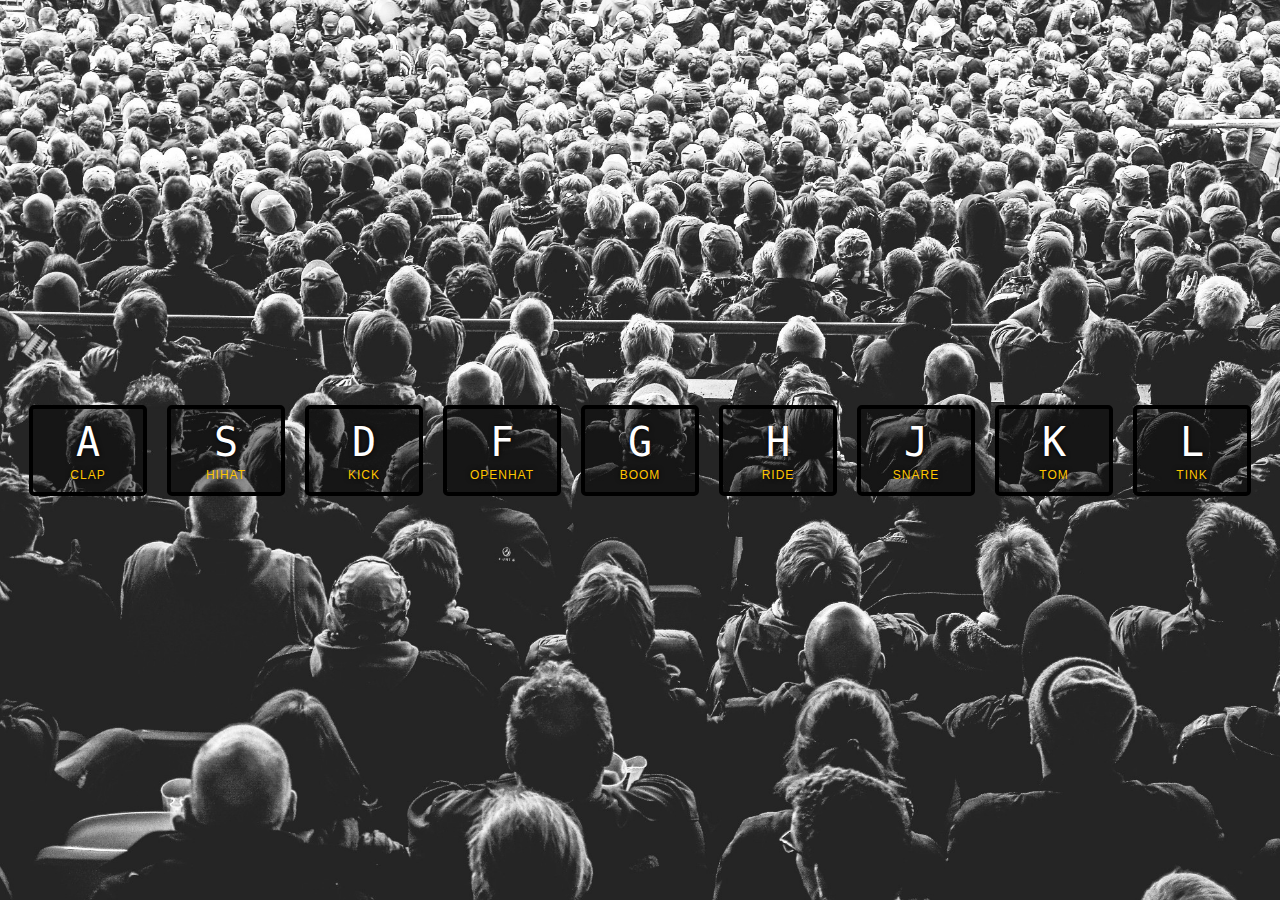
<file: 01 - JavaScript Drum Kit/index.html>
<!DOCTYPE html>
<html lang="en">
  <head>
    <meta charset="UTF-8" />
    <title>JS Drum Kit</title>
    <link rel="stylesheet" href="style.css" />
    <script type="text/javascript" src="./JS/main.js"></script>
  </head>
  <body class="body">
    <div class="keys">
      <div data-key="65" class="key">
        <kbd>A</kbd>
        <span class="sound">clap</span>
      </div>
      <div data-key="83" class="key">
        <kbd>S</kbd>
        <span class="sound">hihat</span>
      </div>
      <div data-key="68" class="key">
        <kbd>D</kbd>
        <span class="sound">kick</span>
      </div>
      <div data-key="70" class="key">
        <kbd>F</kbd>
        <span class="sound">openhat</span>
      </div>
      <div data-key="71" class="key">
        <kbd>G</kbd>
        <span class="sound">boom</span>
      </div>
      <div data-key="72" class="key">
        <kbd>H</kbd>
        <span class="sound">ride</span>
      </div>
      <div data-key="74" class="key">
        <kbd>J</kbd>
        <span class="sound">snare</span>
      </div>
      <div data-key="75" class="key">
        <kbd>K</kbd>
        <span class="sound">tom</span>
      </div>
      <div data-key="76" class="key">
        <kbd>L</kbd>
        <span class="sound">tink</span>
      </div>
    </div>

    <audio class="audio" data-key="83" src="sounds/hihat.wav"></audio>
    <audio class="audio" data-key="65" src="sounds/clap.wav"></audio>
    <audio class="audio" data-key="68" src="sounds/kick.wav"></audio>
    <audio class="audio" data-key="70" src="sounds/openhat.wav"></audio>
    <audio class="audio" data-key="71" src="sounds/boom.wav"></audio>
    <audio class="audio" data-key="72" src="sounds/ride.wav"></audio>
    <audio class="audio" data-key="74" src="sounds/snare.wav"></audio>
    <audio class="audio" data-key="75" src="sounds/tom.wav"></audio>
    <audio class="audio" data-key="76" src="sounds/tink.wav"></audio>
  </body>
</html>
</file>
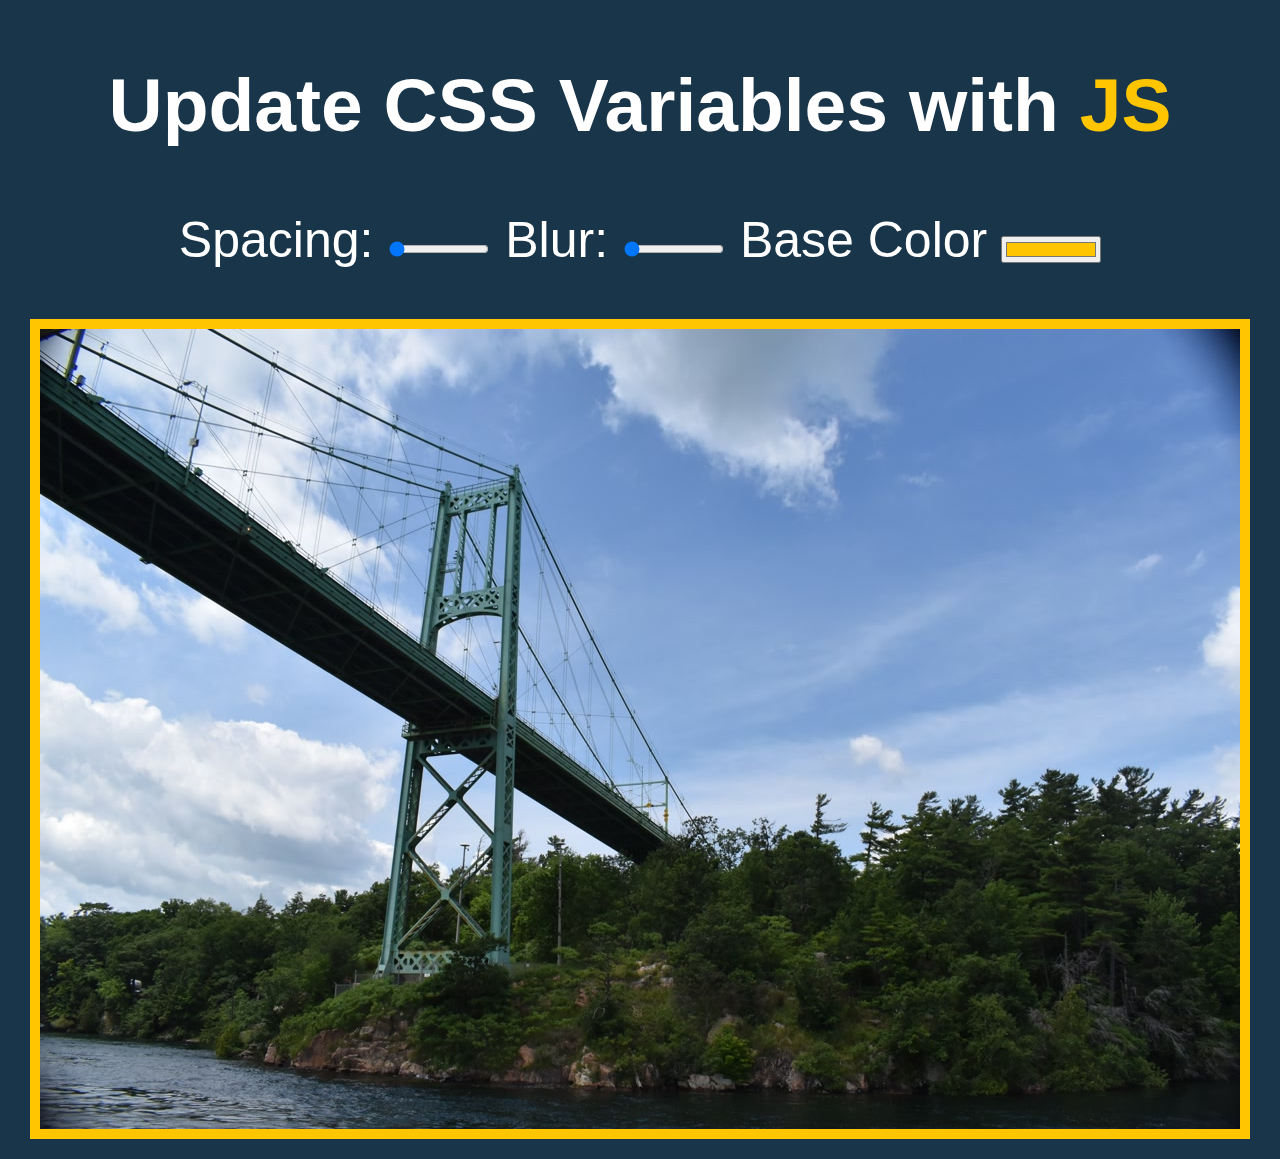
<file: 03 - CSS Variables/index.html>
<!DOCTYPE html>
<html lang="en">
  <head>
    <meta charset="UTF-8" />
    <title>Scoped CSS Variables and JS</title>
    <link rel="stylesheet" href="./Style/main.css" />
  </head>
  <body>
    <h2>Update CSS Variables with <span class="title">JS</span></h2>

    <div class="controls">
      <label for="spacing">Spacing:</label>
      <input
        class="input"
        id="spacing"
        type="range"
        name="spacing"
        min="10"
        max="200"
        value="10"
        data-sizing="px"
      />

      <label for="blur">Blur:</label>
      <input
        class="input"
        id="blur"
        type="range"
        name="blur"
        min="0"
        max="25"
        value="0"
        data-sizing="px"
      />

      <label for="base">Base Color</label>
      <input id="base" class="input" type="color" name="base" value="#ffc600" />
    </div>

    <img class="img" src="./images/DSC_0357.jfif" />
    <script type="text/javascript" src="./JS/main.js"></script>
  </body>
</html>
</file>
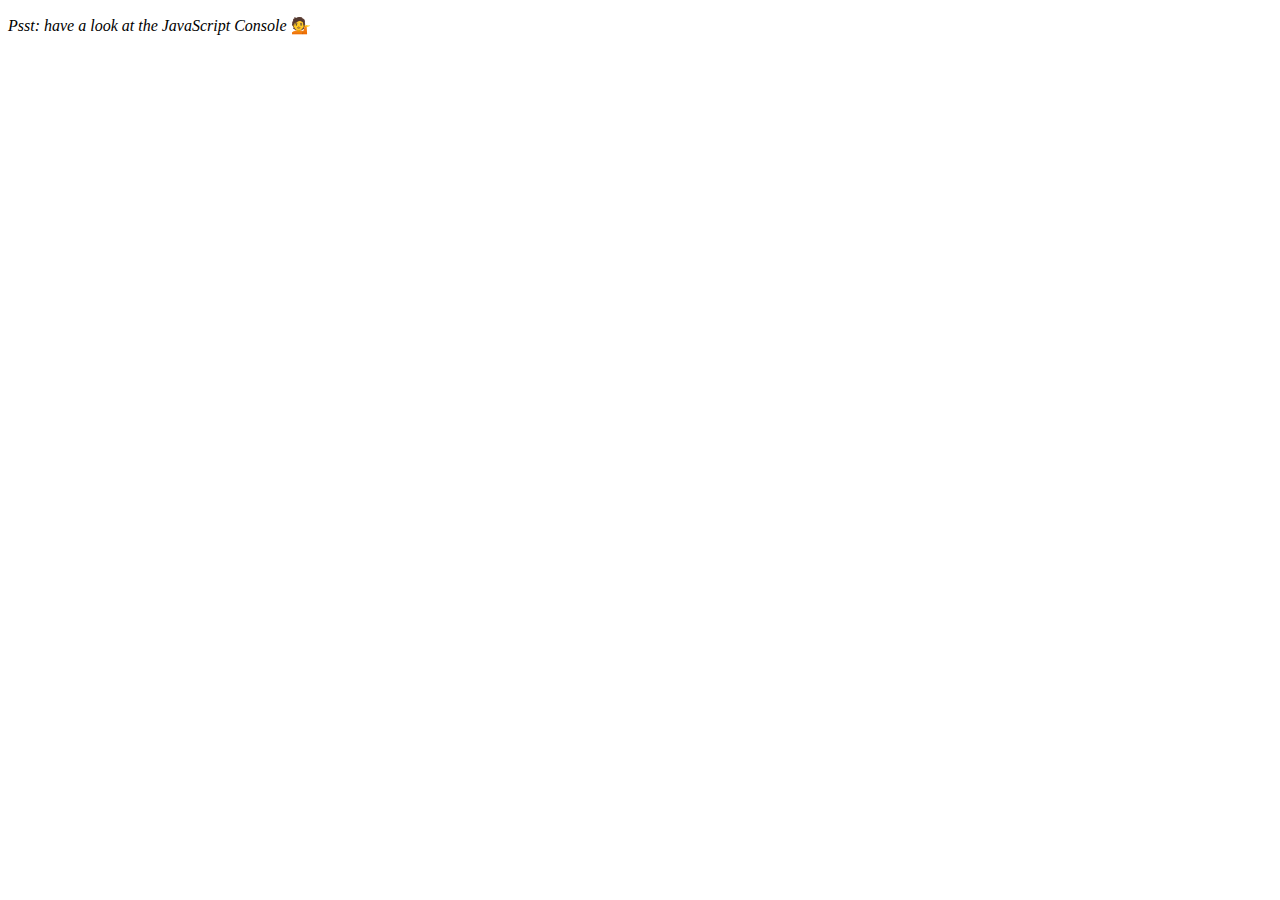
<file: 04 - Array Cardio Day 1/index.html>
<!DOCTYPE html>
<html lang="en">
  <head>
    <meta charset="UTF-8" />
    <title>Array Cardio 💪</title>
  </head>
  <body>
    <p><em>Psst: have a look at the JavaScript Console</em> 💁</p>
    <script type="text/javascript" src="./JS/main.js"></script>
  </body>
</html>
</file>
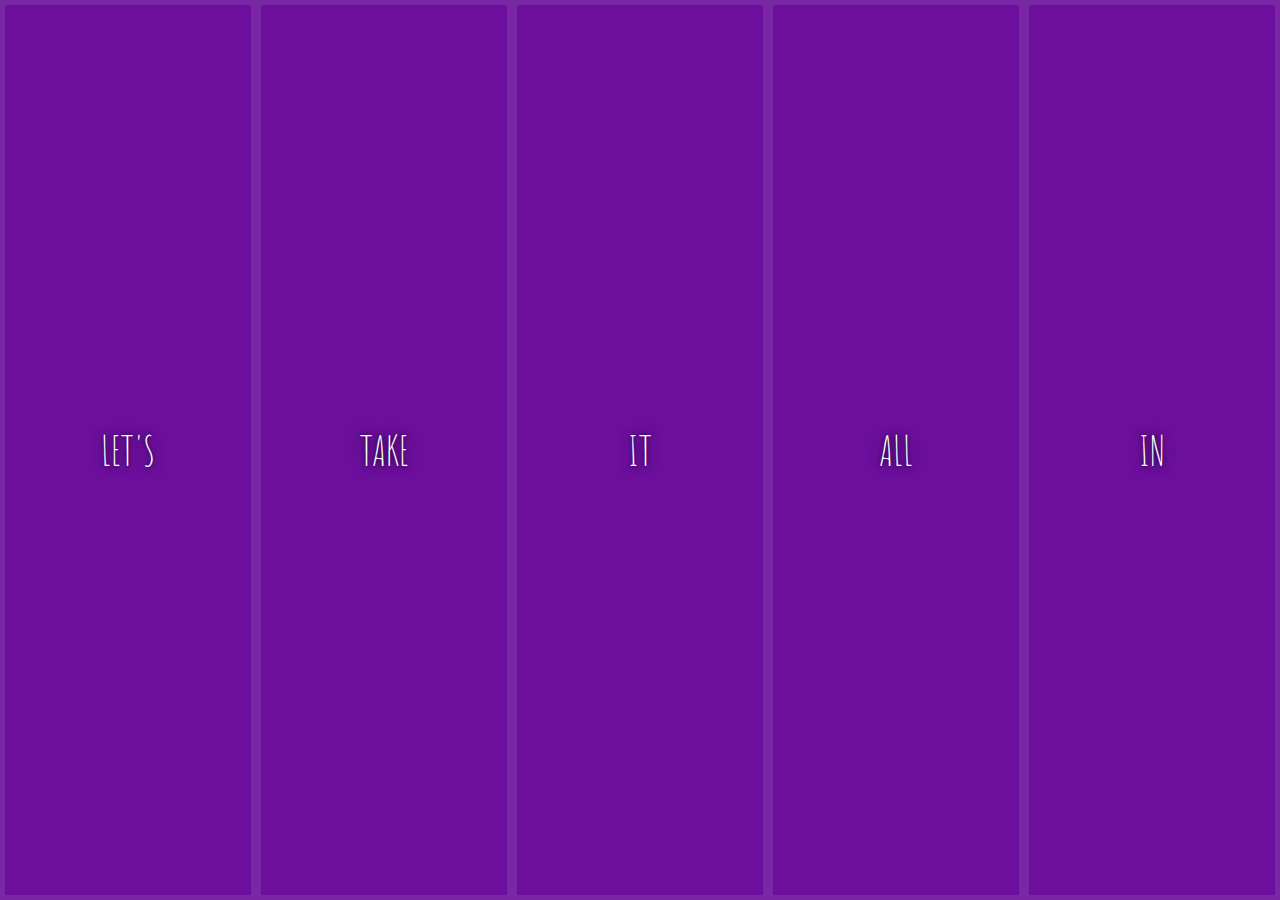
<file: 05 - Flex Panel Gallery/index.html>
<!DOCTYPE html>
<html lang="en">
  <head>
    <meta charset="UTF-8" />
    <title>Flex Panels 💪</title>
    <link
      href="https://fonts.googleapis.com/css?family=Amatic+SC"
      rel="stylesheet"
      type="text/css"
    />
    <link rel="stylesheet" href="./Style/main.css" />
  </head>
  <body>
    <div class="panels">
      <div class="panel panel1">
        <p>Hey</p>
        <p class="text">Let's</p>
        <p class="text">Dance</p>
      </div>
      <div class="panel panel2">
        <p>Give</p>
        <p>Take</p>
        <p>Receive</p>
      </div>
      <div class="panel panel3">
        <p>Experience</p>
        <p>It</p>
        <p>Today</p>
      </div>
      <div class="panel panel4">
        <p>Give</p>
        <p>All</p>
        <p>You can</p>
      </div>
      <div class="panel panel5">
        <p>Life</p>
        <p>In</p>
        <p>Motion</p>
      </div>
    </div>
    <script type="text/javascript" src="./JS/main.js"></script>
  </body>
</html>
</file>
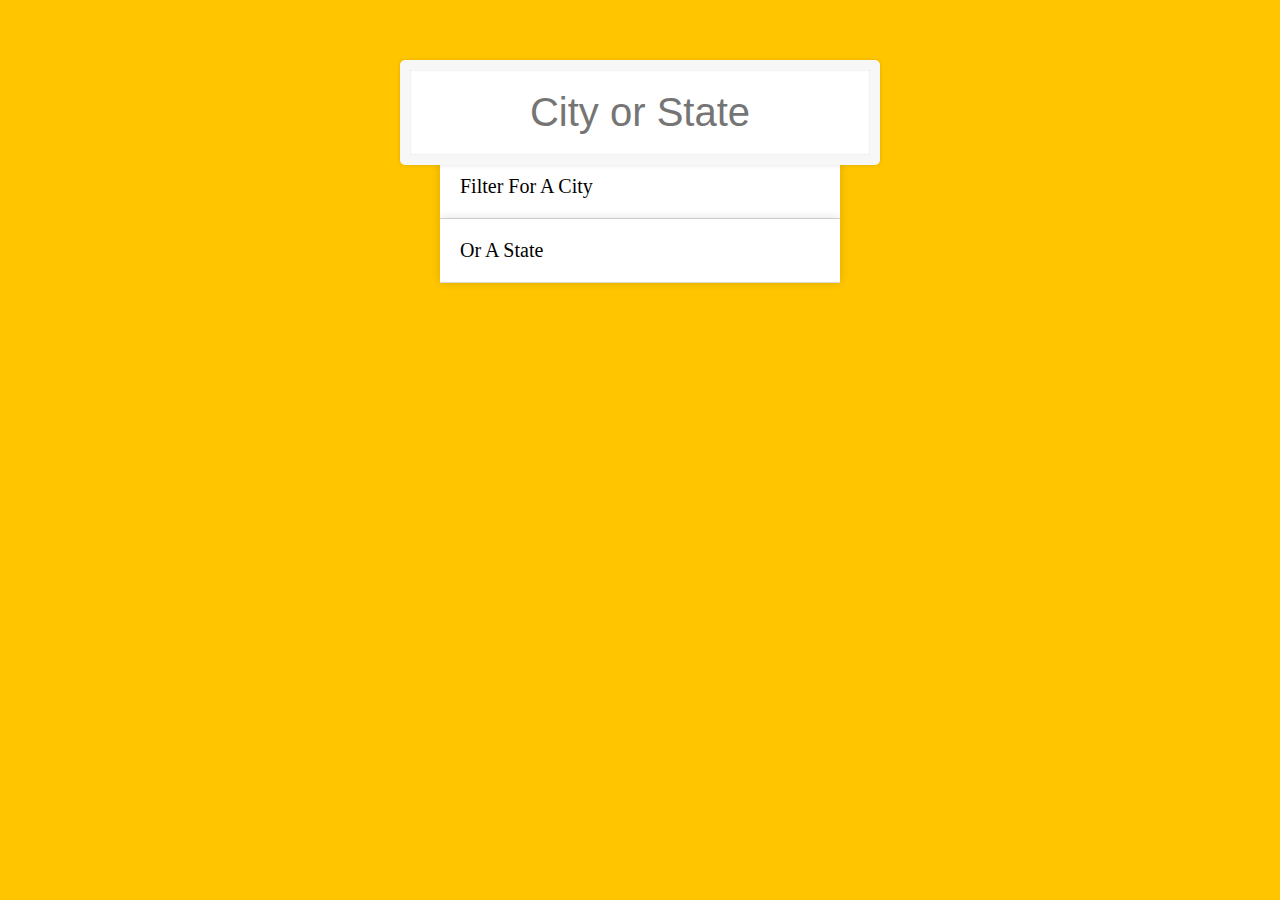
<file: 06 - Type Ahead/index.html>
<!DOCTYPE html>
<html lang="en">
  <head>
    <meta charset="UTF-8" />
    <title>Type Ahead 👀</title>
    <link rel="stylesheet" href="./Styles/style.css" />
  </head>
  <body>
    <form class="search-form">
      <input type="text" class="search" placeholder="City or State" />
      <ul class="suggestions">
        <li>Filter for a city</li>
        <li>or a state</li>
      </ul>
    </form>
    <script type="text/javascript" src="JS/main.js"></script>
  </body>
</html>
</file>
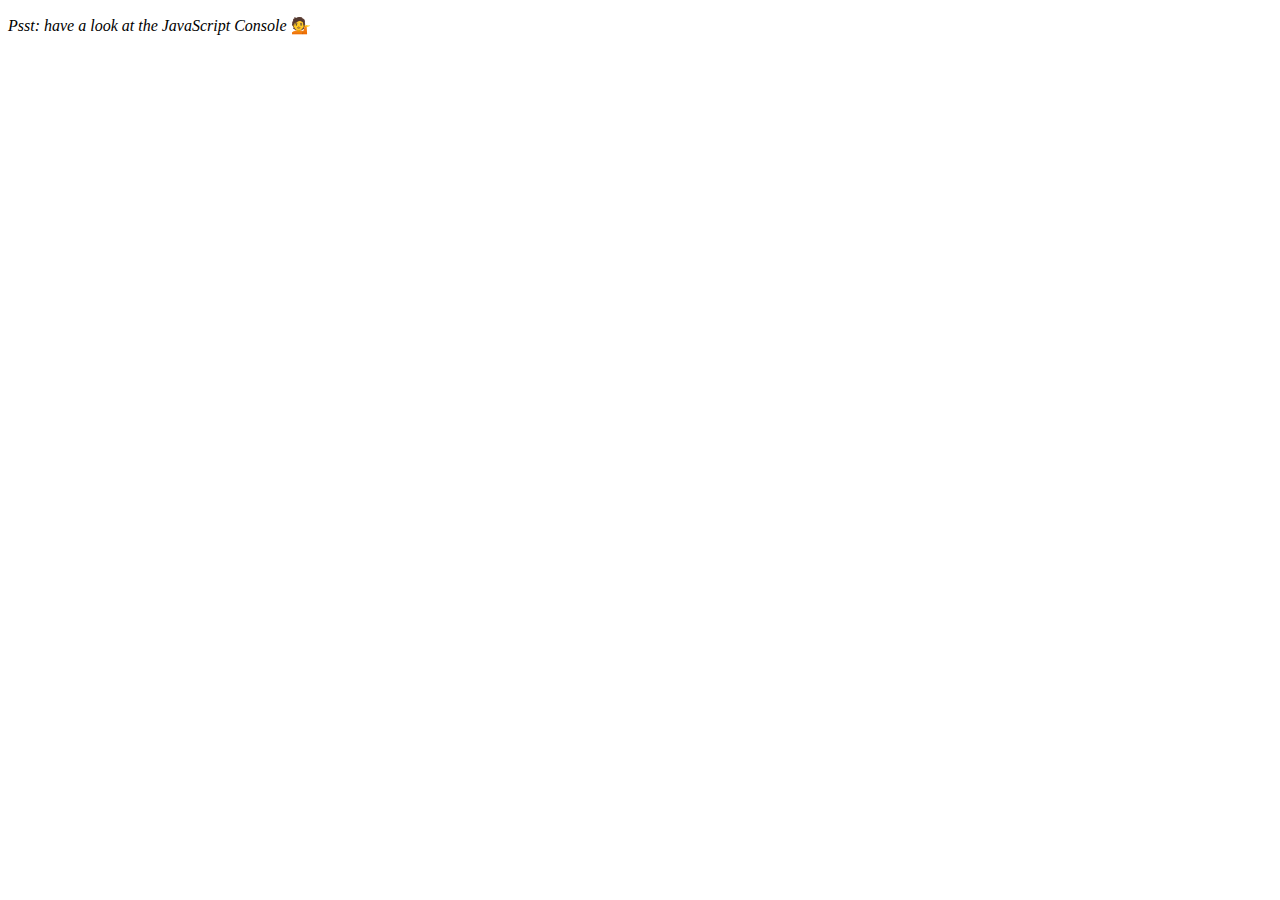
<file: 07-Array Cardio Day 2/index.html>
<!DOCTYPE html>
<html lang="en">
  <head>
    <meta charset="UTF-8" />
    <title>Array Cardio 💪💪</title>
  </head>
  <body>
    <p><em>Psst: have a look at the JavaScript Console</em> 💁</p>
    <script type="text/javascript" src="./JS/main.js"></script>
  </body>
</html>
</file>
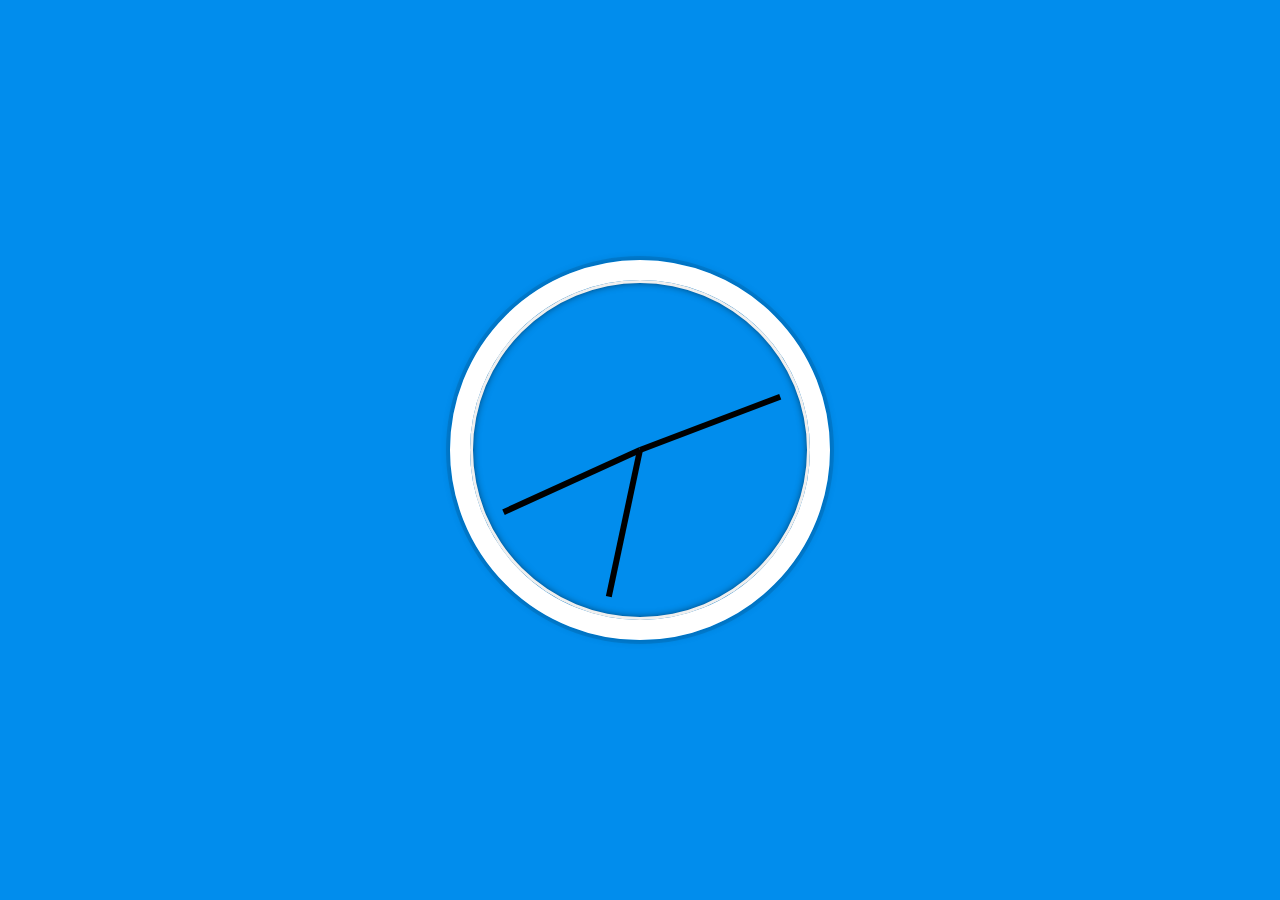
<file: 02 - JS and CSS Clock/index-FINISHED.html>
<!DOCTYPE html>
<html lang="en">
<head>
  <meta charset="UTF-8">
  <title>JS + CSS Clock</title>
</head>
<body>


    <div class="clock">
      <div class="clock-face">
        <div class="hand hour-hand"></div>
        <div class="hand min-hand"></div>
        <div class="hand second-hand"></div>
      </div>
    </div>


  <style>
    html {
      background: #018DED url(https://unsplash.it/1500/1000?image=881&blur=5);
      background-size: cover;
      font-family: 'helvetica neue';
      text-align: center;
      font-size: 10px;
    }

    body {
      margin: 0;
      font-size: 2rem;
      display: flex;
      flex: 1;
      min-height: 100vh;
      align-items: center;
    }

    .clock {
      width: 30rem;
      height: 30rem;
      border: 20px solid white;
      border-radius: 50%;
      margin: 50px auto;
      position: relative;
      padding: 2rem;
      box-shadow:
        0 0 0 4px rgba(0,0,0,0.1),
        inset 0 0 0 3px #EFEFEF,
        inset 0 0 10px black,
        0 0 10px rgba(0,0,0,0.2);
    }

    .clock-face {
      position: relative;
      width: 100%;
      height: 100%;
      transform: translateY(-3px); /* account for the height of the clock hands */
    }

    .hand {
      width: 50%;
      height: 6px;
      background: black;
      position: absolute;
      top: 50%;
      transform-origin: 100%;
      transform: rotate(90deg);
      transition: all 0.05s;
      transition-timing-function: cubic-bezier(0.1, 2.7, 0.58, 1);
    }
</style>

<script>
  const secondHand = document.querySelector('.second-hand');
  const minsHand = document.querySelector('.min-hand');
  const hourHand = document.querySelector('.hour-hand');

  function setDate() {
    const now = new Date();

    const seconds = now.getSeconds();
    const secondsDegrees = ((seconds / 60) * 360) + 90;
    secondHand.style.transform = `rotate(${secondsDegrees}deg)`;

    const mins = now.getMinutes();
    const minsDegrees = ((mins / 60) * 360) + ((seconds/60)*6) + 90;
    minsHand.style.transform = `rotate(${minsDegrees}deg)`;

    const hour = now.getHours();
    const hourDegrees = ((hour / 12) * 360) + ((mins/60)*30) + 90;
    hourHand.style.transform = `rotate(${hourDegrees}deg)`;
  }

  setInterval(setDate, 1000);

  setDate();

</script>
</body>
</html>
</file>
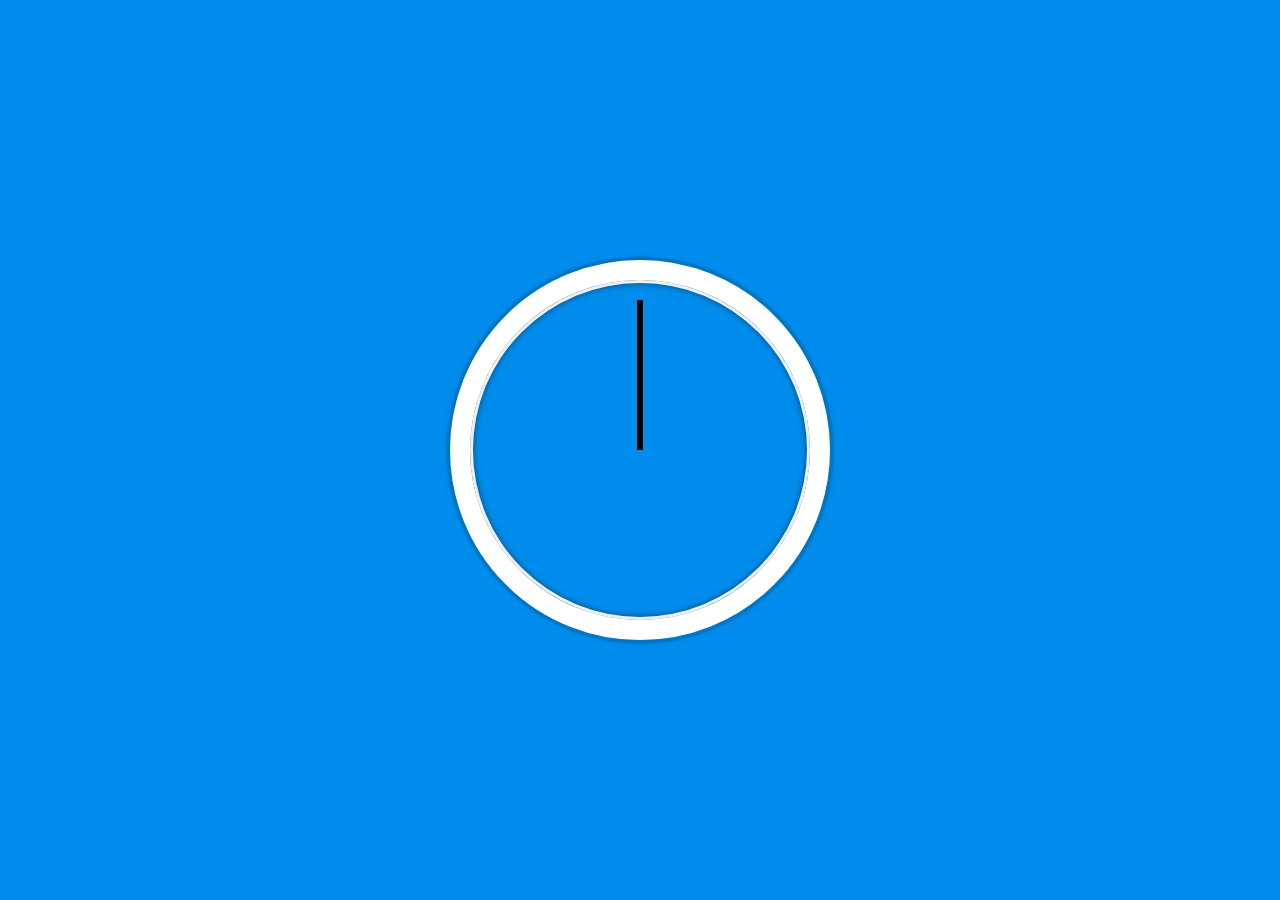
<file: 02 - JS and CSS Clock/index-START.html>
<!DOCTYPE html>
<html lang="en">
  <head>
    <meta charset="UTF-8" />
    <title>JS + CSS Clock</title>
    <link rel="stylesheet" href="./Styles/main.css" />
    <script type="text/javascript" src="./JS/main.js"></script>

    <script></script>
  </head>
  <body>
    <div class="clock">
      <div class="clock-face">
        <div class="hand hour-hand"></div>
        <div class="hand min-hand"></div>
        <div class="hand second-hand"></div>
      </div>
    </div>
  </body>
</html>
</file>
<file: 01 - JavaScript Drum Kit/style.css>
html {
  font-size: 10px;
  background: url("./background.jpg") bottom center;
  background-size: cover;
}

.body {
  margin: 0;
  padding: 0;
  font-family: sans-serif;
}

.keys {
  display: flex;
  flex: 1;
  min-height: 100vh;
  align-items: center;
  justify-content: center;
}

.key {
  border: 0.4rem solid black;
  border-radius: 0.5rem;
  margin: 1rem;
  font-size: 1.5rem;
  padding: 1rem 0.5rem;
  transition: all 0.07s ease;
  width: 10rem;
  text-align: center;
  color: white;
  background: rgba(0, 0, 0, 0.4);
  text-shadow: 0 0 0.5rem black;
}

.playing {
  transform: scale(1.1);
  border-color: #ffc600;
  box-shadow: 0 0 1rem #ffc600;
}

kbd {
  display: block;
  font-size: 4rem;
}

.sound {
  font-size: 1.2rem;
  text-transform: uppercase;
  letter-spacing: 0.1rem;
  color: #ffc600;
}
</file>
<file: 03 - CSS Variables/Style/main.css>
/*
  misc styles, nothing to do with CSS variables
*/
/*Variable definition with CSS, not SASS*/
:root {
  --base: #ffc600;
  --spacing: 10px;
  --blur: 0px;
}

.img {
  padding: var(--spacing);
  background: var(--base);
  filter: blur(var(--blur));
}
.title {
  color: var(--base);
}

body {
  text-align: center;
  background: #193549;
  color: white;
  font-family: "helvetica neue", sans-serif;
  font-weight: 100;
  font-size: 50px;
}

.controls {
  margin-bottom: 50px;
}

input {
  width: 100px;
}
</file>
<file: 05 - Flex Panel Gallery/Style/main.css>
html {
  box-sizing: border-box;
  background: #ffc600;
  font-family: "helvetica neue";
  font-size: 20px;
  font-weight: 200;
}

body {
  margin: 0;
}

*,
*:before,
*:after {
  box-sizing: inherit;
}

.panels {
  min-height: 100vh;
  overflow: hidden;
  display: flex;
}

.panel {
  background: #6b0f9c;
  box-shadow: inset 0 0 0 5px rgba(255, 255, 255, 0.1);
  color: white;
  text-align: center;
  align-items: center;
  /* Safari transitionend event.propertyName === flex */
  /* Chrome + FF transitionend event.propertyName === flex-grow */
  transition: font-size 0.7s cubic-bezier(0.61, -0.19, 0.7, -0.11),
    flex 0.7s cubic-bezier(0.61, -0.19, 0.7, -0.11), background 0.2s;
  font-size: 20px;
  background-size: cover;
  background-position: center;
  flex: 1;
  display: flex;
  flex-direction: column;
  justify-content: center;
  align-items: center;
}

.panel1 {
  background-image: url(https://source.unsplash.com/gYl-UtwNg_I/1500x1500);
}
.panel2 {
  background-image: url(https://source.unsplash.com/rFKUFzjPYiQ/1500x1500);
}
.panel3 {
  background-image: url(https://images.unsplash.com/photo-1465188162913-8fb5709d6d57?ixlib=rb-0.3.5&q=80&fm=jpg&crop=faces&cs=tinysrgb&w=1500&h=1500&fit=crop&s=967e8a713a4e395260793fc8c802901d);
}
.panel4 {
  background-image: url(https://source.unsplash.com/ITjiVXcwVng/1500x1500);
}
.panel5 {
  background-image: url(https://source.unsplash.com/3MNzGlQM7qs/1500x1500);
}

/* Flex Children */
.panel > * {
  margin: 0;
  width: 100%;
  transition: transform 0.5s;
  flex: 1 0 auto;
  display: flex;
  justify-content: center;
  align-items: center;
}

.panel > *:first-child {
  transform: translateY(-100%);
}
.panel.openText > *:first-child {
  transform: translateY(0);
}
.panel > *:last-child {
  transform: translateY(100%);
}
.panel.openText > *:last-child {
  transform: translateY(0);
}

.panel p {
  text-transform: uppercase;
  font-family: "Amatic SC", cursive;
  text-shadow: 0 0 4px rgba(0, 0, 0, 0.72), 0 0 14px rgba(0, 0, 0, 0.45);
  font-size: 2em;
}

.panel.open {
  flex: 5;
  font-size: 40px;
}
</file>
<file: 06 - Type Ahead/Styles/style.css>
html {
  box-sizing: border-box;
  background: #ffc600;
  font-family: "helvetica neue";
  font-size: 20px;
  font-weight: 200;
}

*,
*:before,
*:after {
  box-sizing: inherit;
}

input {
  width: 100%;
  padding: 20px;
}

.search-form {
  max-width: 400px;
  margin: 50px auto;
}

input.search {
  margin: 0;
  text-align: center;
  outline: 0;
  border: 10px solid #f7f7f7;
  width: 120%;
  left: -10%;
  position: relative;
  top: 10px;
  z-index: 2;
  border-radius: 5px;
  font-size: 40px;
  box-shadow: 0 0 5px rgba(0, 0, 0, 0.12), inset 0 0 2px rgba(0, 0, 0, 0.19);
}

.suggestions {
  margin: 0;
  padding: 0;
  position: relative;
  /*perspective: 20px;*/
}

.suggestions li {
  background: white;
  list-style: none;
  border-bottom: 1px solid #d8d8d8;
  box-shadow: 0 0 10px rgba(0, 0, 0, 0.14);
  margin: 0;
  padding: 20px;
  transition: background 0.2s;
  display: flex;
  justify-content: space-between;
  text-transform: capitalize;
}

/* .suggestions li:nth-child(even) {
  transform: perspective(100px) rotateX(3deg) translateY(2px) scale(1.001);
  background: linear-gradient(to bottom, #ffffff 0%, #efefef 100%);
}

.suggestions li:nth-child(odd) {
  transform: perspective(100px) rotateX(-3deg) translateY(3px);
  background: linear-gradient(to top, #ffffff 0%, #efefef 100%);
} */

.population {
  font-size: 15px;
  display: flex;
  justify-content: center;
  align-items: center;
}
</file>
<file: 02 - JS and CSS Clock/Styles/main.css>
html {
  background: #018ded url(https://unsplash.it/1500/1000?image=881&blur=5);
  background-size: cover;
  font-family: "helvetica neue";
  text-align: center;
  font-size: 10px;
}

body {
  margin: 0;
  font-size: 2rem;
  display: flex;
  flex: 1;
  min-height: 100vh;
  align-items: center;
}

.clock {
  width: 30rem;
  height: 30rem;
  border: 20px solid white;
  border-radius: 50%;
  margin: 50px auto;
  position: relative;
  padding: 2rem;
  box-shadow: 0 0 0 4px rgba(0, 0, 0, 0.1), inset 0 0 0 3px #efefef,
    inset 0 0 10px black, 0 0 10px rgba(0, 0, 0, 0.2);
}

.clock-face {
  position: relative;
  width: 100%;
  height: 100%;
  transform: translateY(-3px); /* account for the height of the clock hands */
}

.hand {
  width: 50%;
  height: 6px;
  background: black;
  position: absolute;
  top: 50%;
  transform-origin: 100%;
  transform: rotate(90deg);
  transition-timing-function: cubic-bezier(0.19, 1, 0.22, 1);
}
</file>
